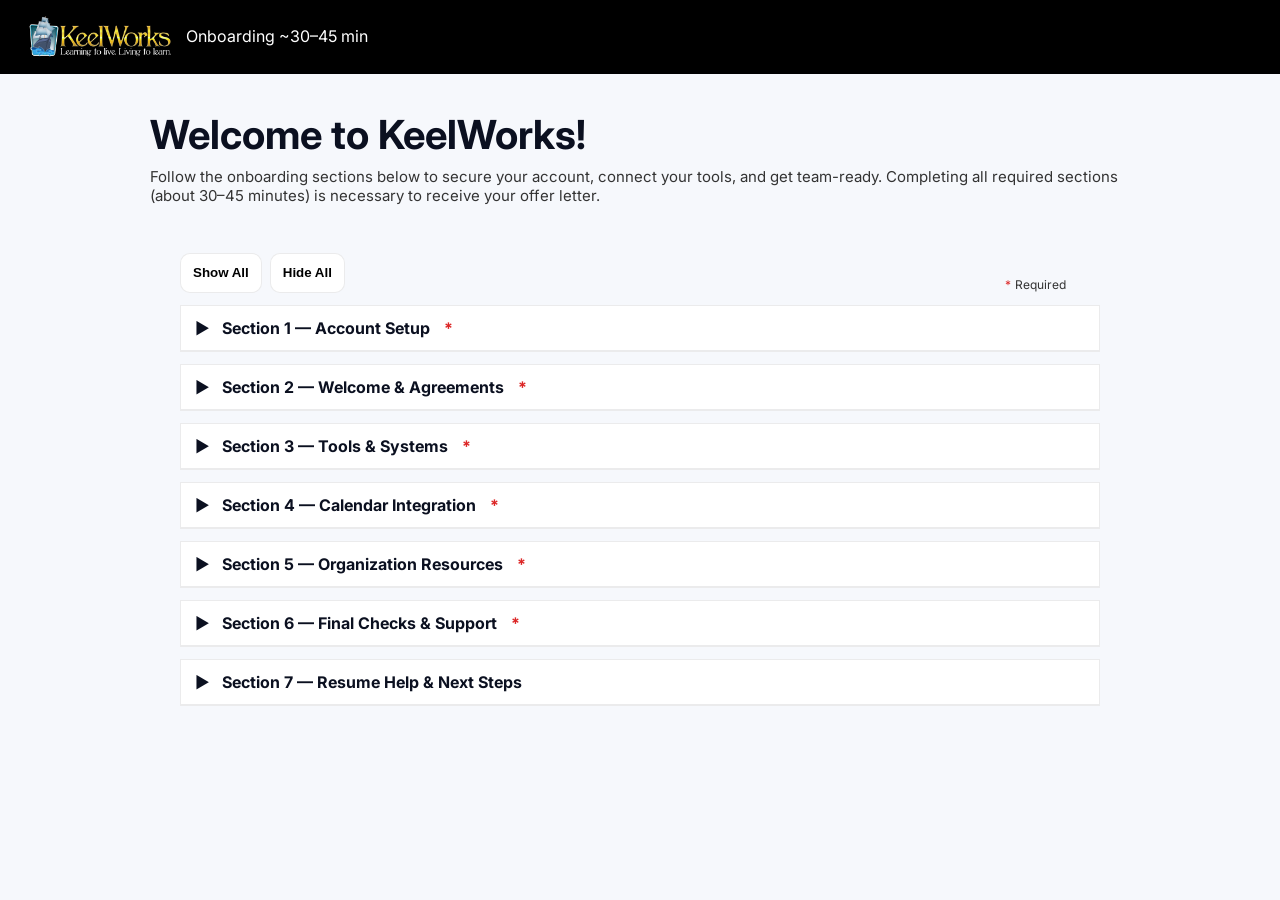
<file: index.html>
<!DOCTYPE html>
<html lang="en">
<head>
  <meta charset="utf-8" />
  <meta name="viewport" content="width=device-width, initial-scale=1" />
  <!-- Help YouTube validate the request origin -->
  <meta name="referrer" content="origin">
  <!-- (Optional) Very permissive CSP for this test page only -->

  <title>KeelWorks | Volunteer Onboarding</title>
  <meta name="description" content="Step-by-step onboarding for KeelWorks volunteers: secure account setup, required forms, tools, calendar, resources, and final confirmation." />
  <link rel="preconnect" href="https://fonts.googleapis.com">
  <link rel="preconnect" href="https://fonts.gstatic.com" crossorigin>
  <link href="https://fonts.googleapis.com/css2?family=Inter:wght@400;600;700&display=swap" rel="stylesheet">
  <link rel="stylesheet" href="https://fonts.googleapis.com/css2?family=Material+Symbols+Outlined:opsz,wght,FILL,GRAD@24,400,0,0&icon_names=exclamation" />
  <link rel="stylesheet" href="css/keelworks-onboarding.css">

</head>

<body>
  <header>
    <div class="top">
      <div class="logo" aria-label="KeelWorks">
          <img src="images/KeelWorks_logo.png" style="width:150px; height:auto">
        <!--<strong>KeelWorks Onboarding</strong>
        <span class="badge" title="Estimated time to complete">~30–45 min</span>
      </div>-->
    <div class="tag">Onboarding ~30–45 min</div>
    </div>
  </header>

  <div class="wrap hero">
    <h1>Welcome to KeelWorks!</h1>
    <p class="sub">Follow the onboarding sections below to secure your account, connect your tools, and get team-ready.
Completing all required sections (about 30–45 minutes) is necessary to receive your offer letter.</p>
  </div>

  <div class="wrap">
  <main>
    <div class="controls">
        <button class="btn" id="showAll">Show All</button>
        <button class="btn" id="hideAll">Hide All</button>
        <span class="spacer" style="flex:0.95"></span>
        <div class="req-spacer"><span class="req-global">*</span> <span class="req-txt">Required</span></div>
      </div>

    <div class="accordion" id="onb-acc">
      <!-- Section 1 -->
      <div class="acc-item" data-id="account">
        <input class="acc-toggle" id="acc-account" type="checkbox">
        <label class="acc-head" for="acc-account">
          <span class="acc-arrow">▶</span>
          <span class="acc-title">Section 1 — Account Setup <span class="req-star">*</span></span>
          </label>
        <div class="acc-content">
          <p>Complete all three steps below to set up your account securely.</p>
          <h3>Step 1 — Enable 2‑Step Verification </h3>
          <p>Turn on 2‑step verification to protect your account.</p>
          <div class="video-caption">YouTube Video: How to turn on 2-Step Verification</div>
          <div class="video-wrapper" >
          <iframe src="https://www.youtube.com/embed/e3Mph7kqE1E"  title="" frameborder="0" allow="accelerometer; autoplay; clipboard-write; encrypted-media; gyroscope; picture-in-picture; web-share" referrerpolicy="strict-origin-when-cross-origin" allowfullscreen></iframe>
          </div>
          <h3>Step 2 — Add keelworks.org email to your phone </h3>
          <p><class="">Download Gmail app to your phone, and add the keelworks.org email to your account with notifications on!</p>
          <div class="video-caption">YouTube Video: How to add Gmail Account to you iPhone</div>
          <div class="video-wrapper"><iframe title="Add Google account on mobile" src="https://www.youtube.com/embed/km7pKLRAgQc" allow="accelerometer; autoplay; clipboard-write; encrypted-media; gyroscope; picture-in-picture; web-share" allowfullscreen></iframe></div>
          <h3>Step 3 — Add a profile image </h3>
          <p><span class="material-symbols-outlined" style="font-size:16px; color:#F44336; font-weight:bold">exclamation</span>Add an image to your KeelWorks account to help peers recognize you.</p>
          <div class="video-caption">YouTube Video: Add or change your Google Profile Photo</div>
          <div class="video-wrapper"><iframe title="Change your Google profile photo" src="https://www.youtube.com/embed/iIcxyDX3heo" allow="accelerometer; autoplay; clipboard-write; encrypted-media; gyroscope; picture-in-picture; web-share" allowfullscreen></iframe></div>
          <!--<div class="callout"><strong>Offer Letter:</strong> Complete all sections to be eligible.</div>-->
        </div>
      </div>

      <!-- Section 2 -->
      <div class="acc-item" data-id="data">
        <input class="acc-toggle" id="acc-data" type="checkbox">
        <label class="acc-head" for="acc-data">
          <span class="acc-arrow">▶</span>
          <span class="acc-title">Section 2 — Welcome & Agreements <span class="req-star">*</span></span>
          </label>
        <div class="acc-content">
          <ul>
            <li>Complete <strong>Anonymous Diversity Survey</strong> (supports grants).</li>
            <li>Sign <strong>Employment Confidentiality NDA</strong>.</li>
            <li>Sign <strong>Personal Data Protection NDA</strong> (read carefully).</li>
          </ul>
          <details>
            <summary>Where do I find these forms?</summary>
            <p>Find them in the KeelWorks Intranet/Handbook or request links in the Onboarding Support Space.</p>
          </details>
        </div>
      </div>

      <!-- Section 3 -->
      <div class="acc-item" data-id="tools">
        <input class="acc-toggle" id="acc-tools" type="checkbox">
        <label class="acc-head" for="acc-tools">
          <span class="acc-arrow">▶</span>
          <span class="acc-title">Section 3 — Tools & Systems <span class="req-star">*</span></span>
          </label>
        <div class="acc-content">
          <h3>GitHub (Conditional)</h3>
          <p>If you’re joining a coding project, review the GitHub guide first. You’ll be added to repos when assigned.</p>
          <h3>Save team folders to Drive</h3>
          <ol>
            <li><strong>KeelWorks</strong> (shared root)</li>
            <li><strong>KeelWorks IT</strong> (IT resources)</li>
          </ol>
          <div class="video-wrapper"><iframe title="Organize shared folders in Google Drive" src="https://www.youtube.com/embed/LyEyLF-oKSI" allow="accelerometer; autoplay; clipboard-write; encrypted-media; gyroscope; picture-in-picture; web-share" allowfullscreen></iframe></div><div class="video-caption">Video: Organize shared folders in Google Drive</div>
        </div>
      </div>

      <!-- Section 4 -->
      <div class="acc-item" data-id="calendar">
        <input class="acc-toggle" id="acc-calendar" type="checkbox">
        <label class="acc-head" for="acc-calendar">
          <span class="acc-arrow">▶</span>
          <span class="acc-title">Section 4 — Calendar Integration <span class="req-star">*</span></span>
          </label>
        <div class="acc-content">
          <h3>See KeelWorks events in your personal calendar</h3>
          <ol>
            <li>Open <strong>KeelWorks Google Calendar</strong> (@keelworks.org).</li>
            <li>Under <strong>My calendars</strong>, hover your name → <strong>⋮</strong> → <strong>Settings and sharing</strong>.</li>
            <li>Share with your <strong>personal Gmail</strong> → choose permission → <strong>Send</strong>.</li>
            <li>Accept the invite from your personal calendar.</li>
          </ol>
          <details>
            <summary>Why this matters</summary>
            <p>View KeelWorks meetings alongside personal events—no juggling multiple calendars.</p>
          </details>
        </div>
      </div>

      <!-- Section 5 -->
      <div class="acc-item" data-id="resources">
        <input class="acc-toggle" id="acc-resources" type="checkbox">
        <label class="acc-head" for="acc-resources">
          <span class="acc-arrow">▶</span>
          <span class="acc-title">Section 5 — Organization Resources <span class="req-star">*</span></span>
          </label>
        <div class="acc-content">
          <h3>Star and bookmark</h3>
          <ul>
            <li><strong>KeelWorks Intranet</strong> (star in Drive)</li>
            <li><strong>KeelWorks Handbook</strong> (star in Drive)</li>
          </ul>
          <div class="video-wrapper"><iframe title="Organize shared folders in Google Drive" src="https://www.youtube.com/embed/LyEyLF-oKSI" allow="accelerometer; autoplay; clipboard-write; encrypted-media; gyroscope; picture-in-picture; web-share" allowfullscreen></iframe></div><div class="video-caption">Video: Organize shared folders in Google Drive</div>
        </div>
      </div>

      <!-- Section 6 -->
      <div class="acc-item" data-id="final">
        <input class="acc-toggle" id="acc-final" type="checkbox">
        <label class="acc-head" for="acc-final">
          <span class="acc-arrow">▶</span>
          <span class="acc-title">Section 6 — Final Checks & Support <span class="req-star">*</span></span>
          </label>
        <div class="acc-content">
          <h3>Join the Onboarding Support Space</h3>
          <p><a href="https://chat.google.com/room/AAAAFWQ66X8?cls=6" target="_blank" rel="noopener">Join Onboarding Support ↗</a></p>

          <h3>Onboarding Confirmation – Email Form</h3>
          <form id="confirmForm" class="email-form" novalidate>
            <table class="k-table" role="table" aria-label="Onboarding confirmation form">
              <tr>
                <th>From <span class="req-star">*</span></th>
                <td><input type="email" id="fromEmail" required placeholder="you@keelworks.org" style="width:100%;padding:10px;border:1px solid var(--border);border-radius:8px"></td>
              </tr>
              <tr>
                <th>To <span class="req-star">*</span></th>
                <td><input type="email" id="toEmail" required placeholder="onboarder@keelworks.org" style="width:100%;padding:10px;border:1px solid var(--border);border-radius:8px"></td>
              </tr>
              <tr>
                <th>Subject <span class="req-star">*</span></th>
                <td><input type="text" id="subject" required value="Onboarding Confirmation – [Your Name]" style="width:100%;padding:10px;border:1px solid var(--border);border-radius:8px"></td>
              </tr>
              <tr>
                <th>Attachment <span class="req-star">*</span></th>
                <td>
                  <input type="file" id="attachment" required accept=".pdf,.doc,.docx" style="width:100%">
                  <div class="video-caption">Upload your resume (PDF/DOC/DOCX).</div>
                </td>
              </tr>
              <tr>
                <th>Message <span class="req-star">*</span></th>
                <td>
<textarea id="message" required rows="8" style="width:100%;padding:10px;border:1px solid var(--border);border-radius:8px">Introduction:
Experience/Interest:
Key Skills:
What I hope to gain:
</textarea>
                </td>
              </tr>
            </table>
            <div style="display:flex;gap:10px;align-items:center;margin-top:10px">
              <button type="submit" class="btn" id="sendBtn">Send</button>
              <span class="video-caption">All fields are required. The Send button opens your email app with the details prefilled. Please attach the uploaded resume in your email before sending.</span>
            </div>
          </form>
        </div>
      </div>

      <!-- Optional -->
      <div class="acc-item" data-id="optional">
        <input class="acc-toggle" id="acc-optional" type="checkbox">
        <label class="acc-head" for="acc-optional">
          <span class="acc-arrow">▶</span>
          <span class="acc-title">Section 7 — Resume Help & Next Steps</span>
          <!--<span class="acc-badge">Optional</span>-->
        </label>
        <div class="acc-content">
          <p>Weekly resume support session (Thurs 4:30pm PT). Templates and guidance available.</p>
          <ul>
            <li><strong>Resume Template</strong>: Professional Resume Template</li>
            <li><strong>Guide</strong>: Professional Resume Guide</li>
            <li>Contact: <a href="mailto:thomas.garrod@keelworks.org">thomas.garrod@keelworks.org</a></li>
          </ul>
        </div>
      </div>
    </div>
  </main>
</div>

  <script>
  // Accordion: single-open by default
  const acc = document.getElementById('onb-acc');
  const items = [...acc.querySelectorAll('.acc-item')];
  const toggles = items.map(i=>i.querySelector('.acc-toggle'));

  function setOpen(target){
    items.forEach(it=>{
      const t = it.querySelector('.acc-toggle');
      if(t === target){
        it.classList.toggle('open', t.checked);
      }else{
        t.checked = false; it.classList.remove('open');
      }
    });
  }

// init: all collapsed by default
// items[0].classList.add('open');

  toggles.forEach(t=>{
    t.addEventListener('change', ()=> setOpen(t));
  });

  // Show/Hide all
  document.getElementById('showAll').addEventListener('click', ()=>{
    items.forEach(it=>{ const t=it.querySelector('.acc-toggle'); t.checked=true; it.classList.add('open'); });
  });
  document.getElementById('hideAll').addEventListener('click', ()=>{
    items.forEach(it=>{ const t=it.querySelector('.acc-toggle'); t.checked=false; it.classList.remove('open'); });
  });
</script>
<script>
  // Email form handling – client-side validation + mailto fallback
  const form = document.getElementById('confirmForm');
  if(form){
    form.addEventListener('submit', function(e){
      e.preventDefault();
      const from = document.getElementById('fromEmail');
      const to = document.getElementById('toEmail');
      const subject = document.getElementById('subject');
      const message = document.getElementById('message');
      const attach = document.getElementById('attachment');

      if(!from.checkValidity() || !to.checkValidity() || !subject.checkValidity() || !message.checkValidity() || !attach.files.length){
        alert('Please complete all required fields and upload your resume.');
        return;
      }

      // Construct a mailto link (attachments cannot be auto-attached via mailto; user will attach manually)
      const mailto = `mailto:${encodeURIComponent(to.value)}?subject=${encodeURIComponent(subject.value)}&body=${encodeURIComponent(`From: ${from.value}

${message.value}

(Please see attached resume.)`)}`;
      window.location.href = mailto;
    });
  }
</script>
</body>
</html>
</file>
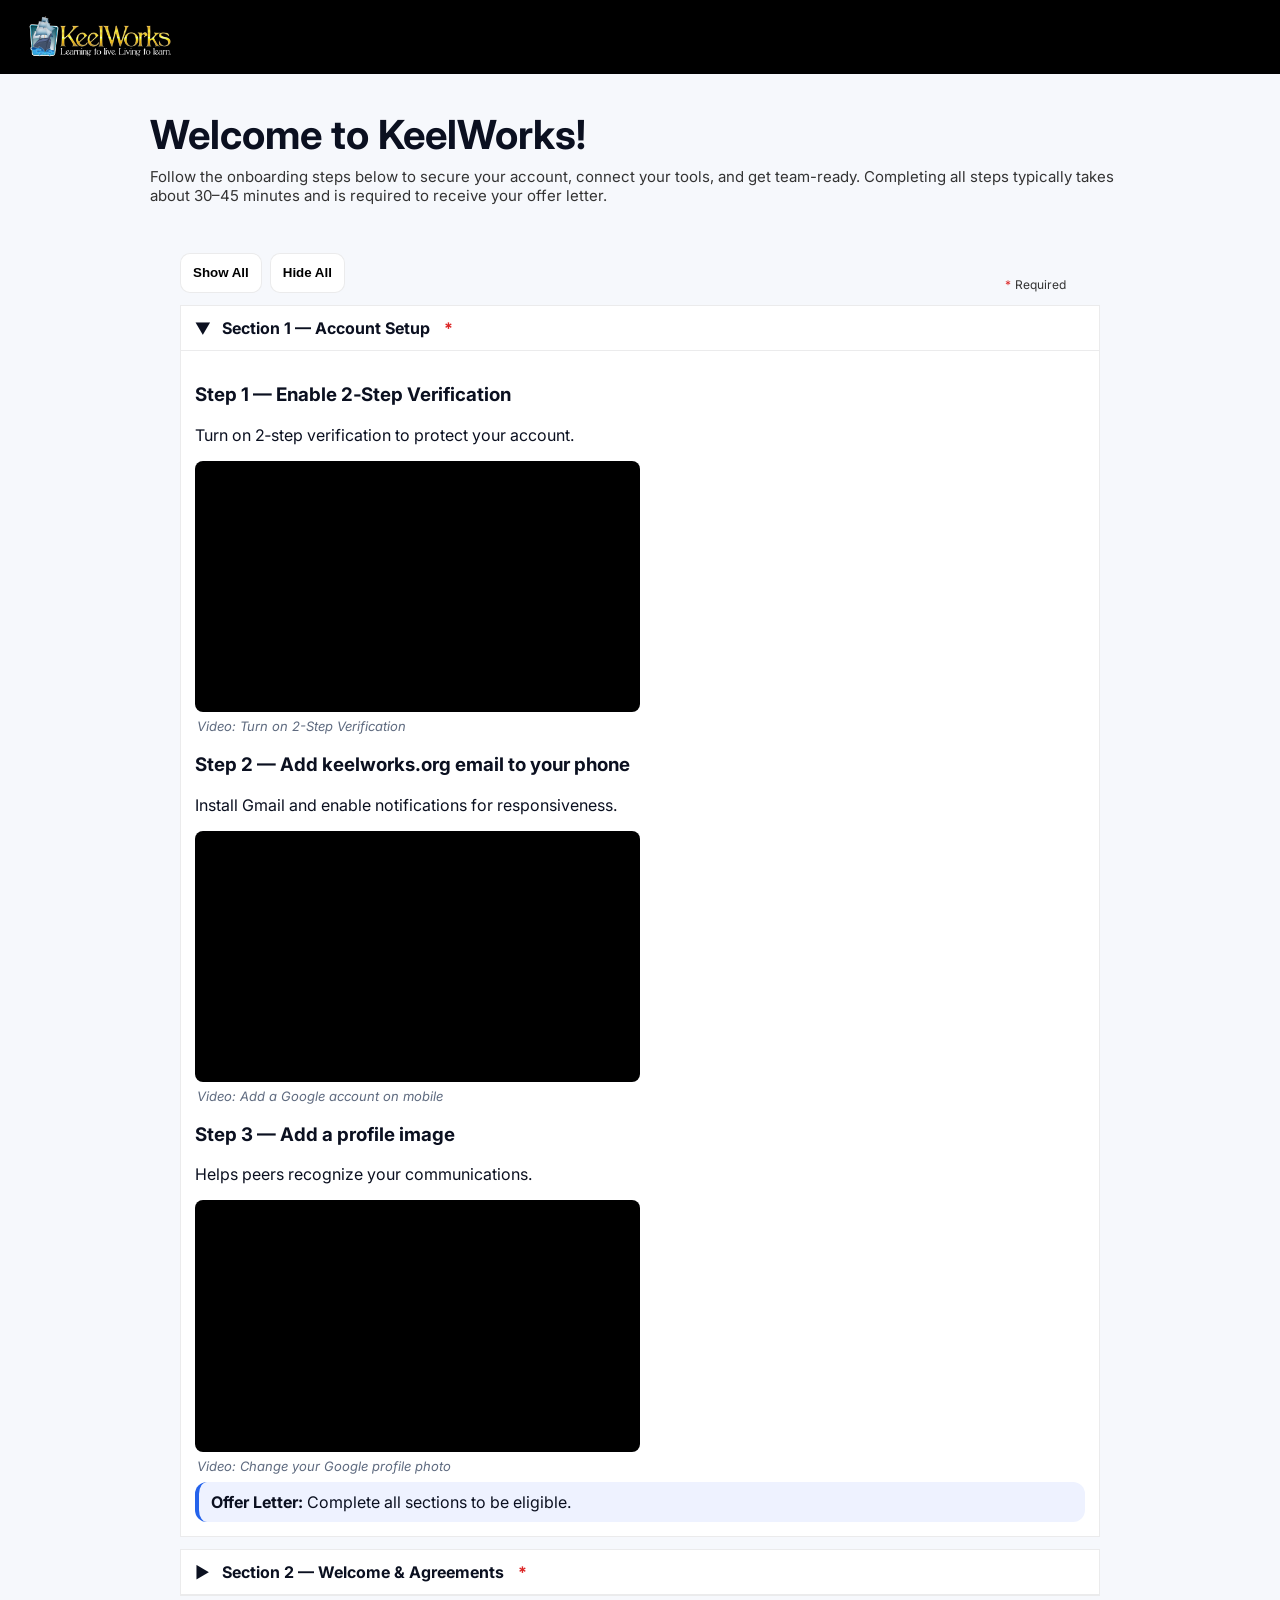
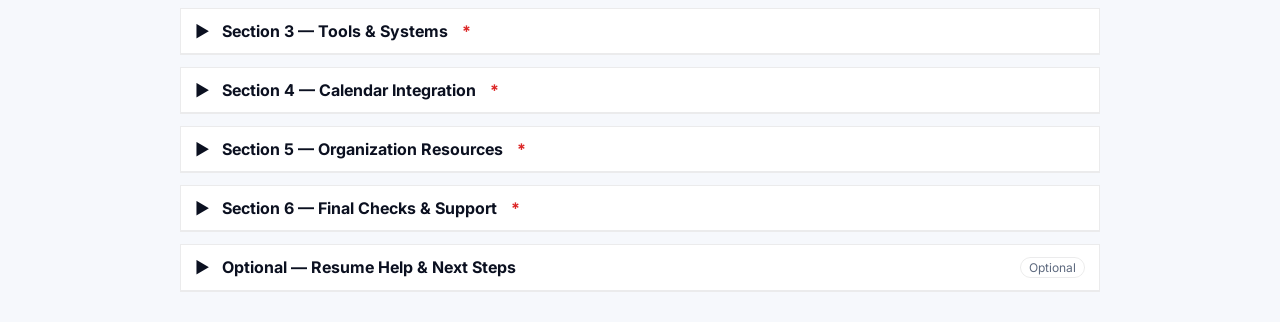
<file: onboarding.html>
<!DOCTYPE html>
<html lang="en">
<head>
  <meta charset="utf-8" />
  <meta name="viewport" content="width=device-width, initial-scale=1" />
  <!-- Help YouTube validate the request origin -->
  <meta name="referrer" content="origin">
  <!-- (Optional) Very permissive CSP for this test page only -->

  <title>KeelWorks | Volunteer Onboarding</title>
  <meta name="description" content="Step-by-step onboarding for KeelWorks volunteers: secure account setup, required forms, tools, calendar, resources, and final confirmation." />
  <link rel="preconnect" href="https://fonts.googleapis.com">
  <link rel="preconnect" href="https://fonts.gstatic.com" crossorigin>
  <link href="https://fonts.googleapis.com/css2?family=Inter:wght@400;600;700&display=swap" rel="stylesheet">
  <link rel="stylesheet" href="css/keelworks-onboarding.css">


</head>

<body>
  <header>
    <div class="top">
      <div class="logo" aria-label="KeelWorks">
          <img src="images/KeelWorks_logo.png" style="width:150px; height:auto">
        <!--<strong>KeelWorks Onboarding</strong>
        <span class="badge" title="Estimated time to complete">~30–45 min</span>
      </div>
    <div class="tag">right</div>-->
    </div>
  </header>

  <div class="wrap hero">
    <h1>Welcome to KeelWorks!</h1>
    <p class="sub">Follow the onboarding steps below to secure your account, connect your tools, and get team-ready. Completing all steps typically takes about 30–45 minutes and is required to receive your offer letter.</p>
  </div>

  <div class="wrap">
  <main>
    <div class="controls">
        <button class="btn" id="showAll">Show All</button>
        <button class="btn" id="hideAll">Hide All</button>
        <span class="spacer" style="flex:0.95"></span>
        <div class="req-spacer"><span class="req-global">*</span> <span class="req-txt">Required</span></div>
      </div>

    <div class="accordion" id="onb-acc">
      <!-- Section 1 -->
      <div class="acc-item" data-id="account">
        <input class="acc-toggle" id="acc-account" type="checkbox" checked>
        <label class="acc-head" for="acc-account">
          <span class="acc-arrow">▶</span>
          <span class="acc-title">Section 1 — Account Setup <span class="req-star">*</span></span>
          </label>
        <div class="acc-content">
          <h3>Step 1 — Enable 2‑Step Verification </h3>
          <p>Turn on 2‑step verification to protect your account.</p>
          <div class="video-wrapper">

    <iframe width="888" height="501" src="https://www.youtube.com/embed/e3Mph7kqE1E" title="" frameborder="0" allow="accelerometer; autoplay; clipboard-write; encrypted-media; gyroscope; picture-in-picture; web-share" referrerpolicy="strict-origin-when-cross-origin" allowfullscreen></iframe>
          </div>



            <div class="video-caption">Video: Turn on 2-Step Verification</div>



          <h3>Step 2 — Add keelworks.org email to your phone </h3>
          <p>Install Gmail and enable notifications for responsiveness.</p>
          <div class="video-wrapper"><iframe title="Add Google account on mobile" src="https://www.youtube.com/embed/km7pKLRAgQc" allow="accelerometer; autoplay; clipboard-write; encrypted-media; gyroscope; picture-in-picture; web-share" allowfullscreen></iframe></div><div class="video-caption">Video: Add a Google account on mobile</div>
          <h3>Step 3 — Add a profile image </h3>
          <p>Helps peers recognize your communications.</p>
          <div class="video-wrapper"><iframe title="Change your Google profile photo" src="https://www.youtube.com/embed/iIcxyDX3heo" allow="accelerometer; autoplay; clipboard-write; encrypted-media; gyroscope; picture-in-picture; web-share" allowfullscreen></iframe></div><div class="video-caption">Video: Change your Google profile photo</div>
          <div class="callout"><strong>Offer Letter:</strong> Complete all sections to be eligible.</div>
        </div>
      </div>

      <!-- Section 2 -->
      <div class="acc-item" data-id="data">
        <input class="acc-toggle" id="acc-data" type="checkbox">
        <label class="acc-head" for="acc-data">
          <span class="acc-arrow">▶</span>
          <span class="acc-title">Section 2 — Welcome & Agreements <span class="req-star">*</span></span>
          </label>
        <div class="acc-content">
          <ul>
            <li>Complete <strong>Anonymous Diversity Survey</strong> (supports grants).</li>
            <li>Sign <strong>Employment Confidentiality NDA</strong>.</li>
            <li>Sign <strong>Personal Data Protection NDA</strong> (read carefully).</li>
          </ul>
          <details>
            <summary>Where do I find these forms?</summary>
            <p>Find them in the KeelWorks Intranet/Handbook or request links in the Onboarding Support Space.</p>
          </details>
        </div>
      </div>

      <!-- Section 3 -->
      <div class="acc-item" data-id="tools">
        <input class="acc-toggle" id="acc-tools" type="checkbox">
        <label class="acc-head" for="acc-tools">
          <span class="acc-arrow">▶</span>
          <span class="acc-title">Section 3 — Tools & Systems <span class="req-star">*</span></span>
          </label>
        <div class="acc-content">
          <h3>GitHub (Conditional)</h3>
          <p>If you’re joining a coding project, review the GitHub guide first. You’ll be added to repos when assigned.</p>
          <h3>Save team folders to Drive</h3>
          <ol>
            <li><strong>KeelWorks</strong> (shared root)</li>
            <li><strong>KeelWorks IT</strong> (IT resources)</li>
          </ol>
          <div class="video-wrapper"><iframe title="Organize shared folders in Google Drive" src="https://www.youtube.com/embed/LyEyLF-oKSI" allow="accelerometer; autoplay; clipboard-write; encrypted-media; gyroscope; picture-in-picture; web-share" allowfullscreen></iframe></div><div class="video-caption">Video: Organize shared folders in Google Drive</div>
        </div>
      </div>

      <!-- Section 4 -->
      <div class="acc-item" data-id="calendar">
        <input class="acc-toggle" id="acc-calendar" type="checkbox">
        <label class="acc-head" for="acc-calendar">
          <span class="acc-arrow">▶</span>
          <span class="acc-title">Section 4 — Calendar Integration <span class="req-star">*</span></span>
          </label>
        <div class="acc-content">
          <h3>See KeelWorks events in your personal calendar</h3>
          <ol>
            <li>Open <strong>KeelWorks Google Calendar</strong> (@keelworks.org).</li>
            <li>Under <strong>My calendars</strong>, hover your name → <strong>⋮</strong> → <strong>Settings and sharing</strong>.</li>
            <li>Share with your <strong>personal Gmail</strong> → choose permission → <strong>Send</strong>.</li>
            <li>Accept the invite from your personal calendar.</li>
          </ol>
          <details>
            <summary>Why this matters</summary>
            <p>View KeelWorks meetings alongside personal events—no juggling multiple calendars.</p>
          </details>
        </div>
      </div>

      <!-- Section 5 -->
      <div class="acc-item" data-id="resources">
        <input class="acc-toggle" id="acc-resources" type="checkbox">
        <label class="acc-head" for="acc-resources">
          <span class="acc-arrow">▶</span>
          <span class="acc-title">Section 5 — Organization Resources <span class="req-star">*</span></span>
          </label>
        <div class="acc-content">
          <h3>Star and bookmark</h3>
          <ul>
            <li><strong>KeelWorks Intranet</strong> (star in Drive)</li>
            <li><strong>KeelWorks Handbook</strong> (star in Drive)</li>
          </ul>
          <div class="video-wrapper"><iframe title="Organize shared folders in Google Drive" src="https://www.youtube.com/embed/LyEyLF-oKSI" allow="accelerometer; autoplay; clipboard-write; encrypted-media; gyroscope; picture-in-picture; web-share" allowfullscreen></iframe></div><div class="video-caption">Video: Organize shared folders in Google Drive</div>
        </div>
      </div>

      <!-- Section 6 -->
      <div class="acc-item" data-id="final">
        <input class="acc-toggle" id="acc-final" type="checkbox">
        <label class="acc-head" for="acc-final">
          <span class="acc-arrow">▶</span>
          <span class="acc-title">Section 6 — Final Checks & Support <span class="req-star">*</span></span>
          </label>
        <div class="acc-content">
          <h3>Join the Onboarding Support Space</h3>
          <p><a href="https://chat.google.com/room/AAAAFWQ66X8?cls=6" target="_blank" rel="noopener">Join Onboarding Support ↗</a></p>

          <h3>Onboarding Confirmation – Email Form</h3>
          <form id="confirmForm" class="email-form" novalidate>
            <table class="k-table" role="table" aria-label="Onboarding confirmation form">
              <tr>
                <th>From <span class="req-star">*</span></th>
                <td><input type="email" id="fromEmail" required placeholder="you@keelworks.org" style="width:100%;padding:10px;border:1px solid var(--border);border-radius:8px"></td>
              </tr>
              <tr>
                <th>To <span class="req-star">*</span></th>
                <td><input type="email" id="toEmail" required placeholder="onboarder@keelworks.org" style="width:100%;padding:10px;border:1px solid var(--border);border-radius:8px"></td>
              </tr>
              <tr>
                <th>Subject <span class="req-star">*</span></th>
                <td><input type="text" id="subject" required value="Onboarding Confirmation – [Your Name]" style="width:100%;padding:10px;border:1px solid var(--border);border-radius:8px"></td>
              </tr>
              <tr>
                <th>Attachment <span class="req-star">*</span></th>
                <td>
                  <input type="file" id="attachment" required accept=".pdf,.doc,.docx" style="width:100%">
                  <div class="video-caption">Upload your resume (PDF/DOC/DOCX).</div>
                </td>
              </tr>
              <tr>
                <th>Message <span class="req-star">*</span></th>
                <td>
<textarea id="message" required rows="8" style="width:100%;padding:10px;border:1px solid var(--border);border-radius:8px">Introduction:
Experience/Interest:
Key Skills:
What I hope to gain:
</textarea>
                </td>
              </tr>
            </table>
            <div style="display:flex;gap:10px;align-items:center;margin-top:10px">
              <button type="submit" class="btn" id="sendBtn">Send</button>
              <span class="video-caption">All fields are required. The Send button opens your email app with the details prefilled. Please attach the uploaded resume in your email before sending.</span>
            </div>
          </form>
        </div>
      </div>

      <!-- Optional -->
      <div class="acc-item" data-id="optional">
        <input class="acc-toggle" id="acc-optional" type="checkbox">
        <label class="acc-head" for="acc-optional">
          <span class="acc-arrow">▶</span>
          <span class="acc-title">Optional — Resume Help & Next Steps</span>
          <span class="acc-badge">Optional</span>
        </label>
        <div class="acc-content">
          <p>Weekly resume support session (Thurs 4:30pm PT). Templates and guidance available.</p>
          <ul>
            <li><strong>Resume Template</strong>: Professional Resume Template</li>
            <li><strong>Guide</strong>: Professional Resume Guide</li>
            <li>Contact: <a href="mailto:thomas.garrod@keelworks.org">thomas.garrod@keelworks.org</a></li>
          </ul>
        </div>
      </div>
    </div>
  </main>
</div>

  <script>
  // Accordion: single-open by default
  const acc = document.getElementById('onb-acc');
  const items = [...acc.querySelectorAll('.acc-item')];
  const toggles = items.map(i=>i.querySelector('.acc-toggle'));

  function setOpen(target){
    items.forEach(it=>{
      const t = it.querySelector('.acc-toggle');
      if(t === target){
        it.classList.toggle('open', t.checked);
      }else{
        t.checked = false; it.classList.remove('open');
      }
    });
  }

  // init: only first open
  items[0].classList.add('open');

  toggles.forEach(t=>{
    t.addEventListener('change', ()=> setOpen(t));
  });

  // Show/Hide all
  document.getElementById('showAll').addEventListener('click', ()=>{
    items.forEach(it=>{ const t=it.querySelector('.acc-toggle'); t.checked=true; it.classList.add('open'); });
  });
  document.getElementById('hideAll').addEventListener('click', ()=>{
    items.forEach(it=>{ const t=it.querySelector('.acc-toggle'); t.checked=false; it.classList.remove('open'); });
  });
</script>
<script>
  // Email form handling – client-side validation + mailto fallback
  const form = document.getElementById('confirmForm');
  if(form){
    form.addEventListener('submit', function(e){
      e.preventDefault();
      const from = document.getElementById('fromEmail');
      const to = document.getElementById('toEmail');
      const subject = document.getElementById('subject');
      const message = document.getElementById('message');
      const attach = document.getElementById('attachment');

      if(!from.checkValidity() || !to.checkValidity() || !subject.checkValidity() || !message.checkValidity() || !attach.files.length){
        alert('Please complete all required fields and upload your resume.');
        return;
      }

      // Construct a mailto link (attachments cannot be auto-attached via mailto; user will attach manually)
      const mailto = `mailto:${encodeURIComponent(to.value)}?subject=${encodeURIComponent(subject.value)}&body=${encodeURIComponent(`From: ${from.value}

${message.value}

(Please see attached resume.)`)}`;
      window.location.href = mailto;
    });
  }
</script>
</body>
</html>
</file>
<file: css/keelworks-onboarding.css>
/* =========================================================
   File: keelworks-onboarding.css
   Description: Styles for KeelWorks Onboarding Page
   Author: [Bonny Cao]
   Created: [October 31, 2025]
   ========================================================= */

:root{
  --bg:#f6f8fc; --card:#ffffff; --ink:#0b1020; --muted:#5e6a7f;
  --brand:#2563eb; --border: rgba(2,6,23,.08); --ring: rgba(37,99,235,.22);
}

*{box-sizing:border-box}
html,body{height:100%}
body{margin:0;font-family:Inter,system-ui,-apple-system,Segoe UI,Roboto,Helvetica,Arial,sans-serif;color:var(--ink);background:var(--bg)}
a{color:#1d4ed8;text-decoration:none} a:hover{text-decoration:underline}

header{position:sticky;top:0; left:0;  z-index:20;backdrop-filter:saturate(140%) blur(6px);background:#000; color:#fff; border-bottom:1px solid var(--border)}
.wrap{max-width:980px;margin-inline:auto;padding:30px}
.top{display:flex;gap:16px;align-items:center;justify-content:space-between;padding:12px 24px}
.logo{display:flex;gap:12px;align-items:center}
.logo svg{width:28px;height:28px}
.badge{font-size:12px;padding:2px 8px;border-radius:999px;background:#ecfdf5;color:#047857;border:1px solid #a7f3d0}
.hero{padding:36px 0 6px}
h1{font-size:clamp(28px,4vw,40px);margin:0 0 8px}
.sub{color:#333;margin:0; font-size:15px;}

/* Cards & elements */
.card{background:var(--card);border:1px solid var(--border);border-radius:14px;padding:16px}
.pill{font-size:12px;padding:2px 8px;border-radius:999px;border:1px solid var(--border);color:var(--muted)}
.callout{border-left:4px solid var(--brand);background:#eef2ff;padding:10px 12px;border-radius:12px;margin-top:8px}
.k-table{width:100%;border-collapse:separate;border-spacing:0;border:1px solid var(--border);border-radius:12px;overflow:hidden}
.k-table th,.k-table td{padding:10px;text-align:left;border-bottom:1px solid var(--border)}
.k-table th{color:var(--muted)} .k-table tr:last-child td{border-bottom:none}

/* Responsive video embeds */
.video-wrapper{position:relative;width:50%; padding-bottom:28%; /* 16:9 */ background:#000;border-radius:8px;overflow:hidden;border:1px solid var(--border)}
.video-wrapper iframe{position:absolute;inset:0;width:100%;height:100%;border:0}
.video-caption{font-size:13px;color:var(--muted);margin:6px 2px;font-style: italic;}

/* Accordion */
.controls{display:flex;gap:8px;flex-wrap:wrap;margin:12px 0}
.btn{display:inline-flex;align-items:center;gap:8px;padding:8px 12px;border:1px solid var(--border);border-radius:10px;background:#fff;font-weight:600;cursor:pointer}
.accordion{display:grid;gap:12px}
.acc-item{border:1px solid var(--border);border-radius:0;background:#fff}
.acc-head{display:flex;align-items:center;gap:12px;width:100%;padding:12px 14px;background:#fff;border:0;border-bottom:1px solid var(--border);border-radius:0;cursor:pointer}
.acc-head:hover{background:#f8fafc}
.acc-title{font-weight:700;flex:1;text-align:left}
.acc-badge{font-size:12px;color:var(--muted);border:1px solid var(--border);border-radius:999px;padding:2px 8px}
.acc-arrow{transition:.2s transform}
.acc-toggle{display:none}
.acc-content{display:none;padding:14px}
.acc-item.open .acc-content{display:block}
.acc-item.open .acc-arrow{transform:rotate(90deg)}

@media (max-width:879px){
  .wrap{padding:16px}
  .acc-head{padding:14px}
}

@media print{header,.controls{display:none!important} body{background:#000;color:#fff}}
.req-star{color:#dc2626;margin-left:10px}
.acc-req{margin-left:auto;font-size:12px;color:var(--muted)}
.req-star{color:#dc2626; margin-left:10px}
.req-global{color:#dc2626;font-size:12px; }
.req-txt{color:#333; font-size:12px;}
.req-spacer{margin-top:20px;}
</file>
